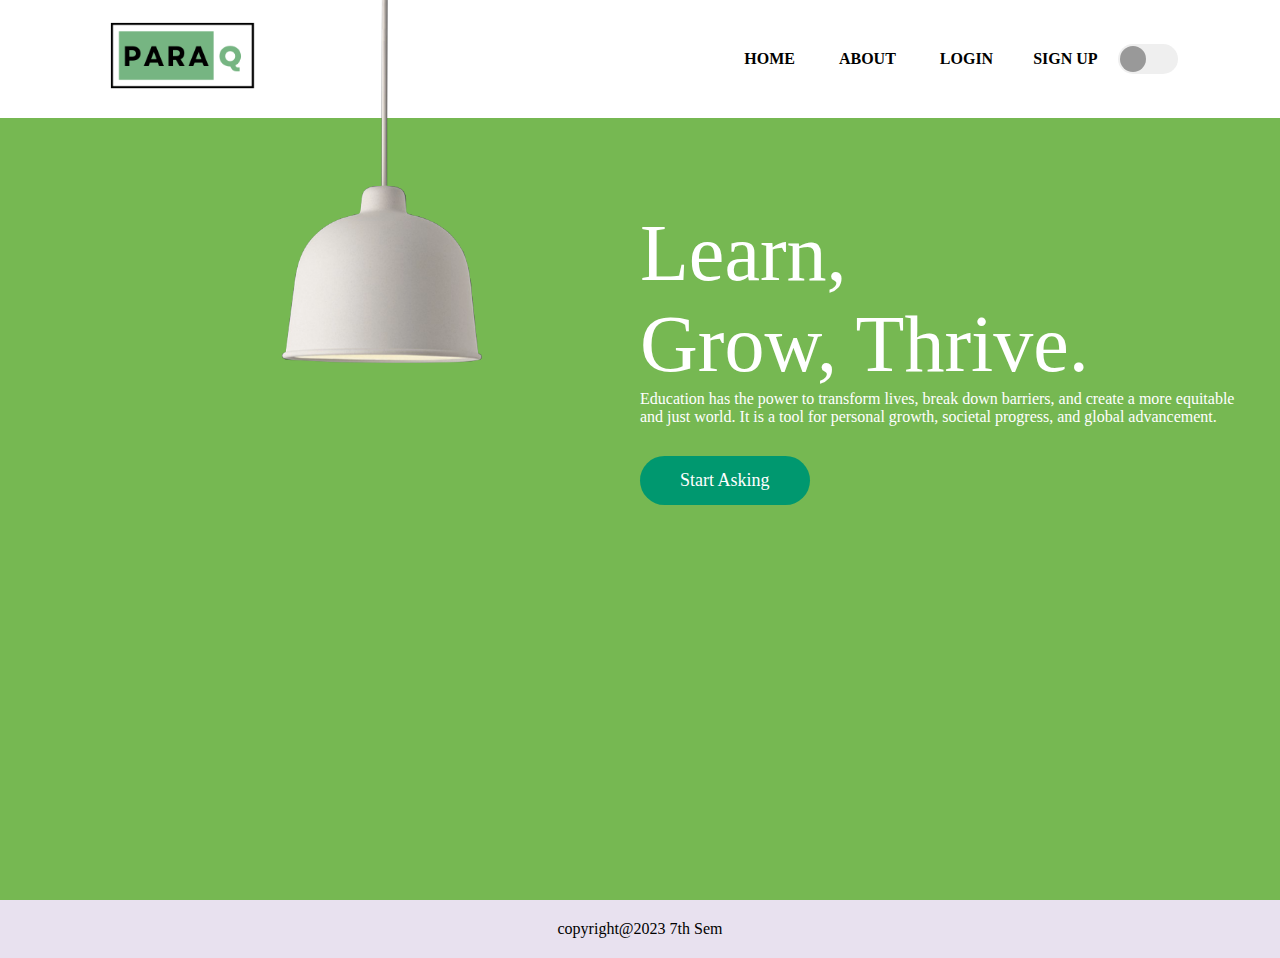
<file: kathak-frontend/index.html>
<!DOCTYPE html>
<html lang="en">
  <head>
    <meta charset="UTF-8" />
    <meta http-equiv="X-UA-Compatible" content="IE=edge" />
    <meta name="viewport" content="width=device-width, initial-scale=1.0" />
    <title>Document</title>
    <link rel="stylesheet" href="style.css" />
  </head>
  <body>
    <div class="hero">
      <nav>
        <!-- <img src="images/menu.png" class="menu-img" /> -->
        <a href="index.html"><img src="images/Project logo.png" class="logo" /></a> 
        <ul id="nav-list">
          <li><a href="index.html"><b>HOME</b></a></li>
          <li><a href=""><b>ABOUT</b></a></li>
          <!-- <li><a href="ask.html"> <b>ASK</b></a></li>` -->
          <!-- <li><a href="login.html"><b>LOGIN</b></a></li>
           <li><a href="signup.html"><b>SIGN UP</b></a></li> -->
        </ul>
        <button type="button" onclick="toggleBtn()" id="btn">
          <span></span>
        </button>
      </nav>
      <div class="lamp-container">
        <img src="images/lamp.png" class="lamp" />
        <img src="images/light.png" class="light" id="light" />
      </div>
      <div class="text-container" id="text-container">
        <h1>
          Learn,<br />
          Grow, Thrive.
        </h1>
        <p>
          Education has the power to transform lives, break down barriers, and
          create a more equitable and just world. It is a tool for personal
          growth, societal progress, and global advancement.
        </p>
        <a href="ask.html">Start Asking</a>
        <!-- <div class="control">
          <p>04</p>
          <div class="line"><span></span></div>
          <p>05</p>
        </div> -->
      </div>
    </div>

    <script>
      var btn = document.getElementById("btn");
      var light = document.getElementById("light");
      
      (function() {
        var token = localStorage.getItem('token');
        var nav_list = document.getElementById("nav-list");

        var ask_page = '<li><a href="ask.html"> <b>ASK</b></a></li>';
        var logout_page = '<li><a href="login.html" onclick="logout()"> <b>LOGOUT</b></a></li>';
        var login_page = '<li><a href="login.html"><b>LOGIN</b></a></li>';
        var signup_page = '<li><a href="signup.html"><b>SIGN UP</b></a></li>';

        if (token) {
          nav_list.innerHTML += ask_page;
          nav_list.innerHTML += logout_page;
        } else {
          nav_list.innerHTML += login_page;
          nav_list.innerHTML += signup_page;
        }

        
      })();

      function logout() {
        localStorage.clear();
      }

      function toggleBtn() {
        btn.classList.toggle("active");
        light.classList.toggle("on");
      }
    </script>
    <footer>copyright@2023 7th Sem</footer>
  </body>
</html>
</file>
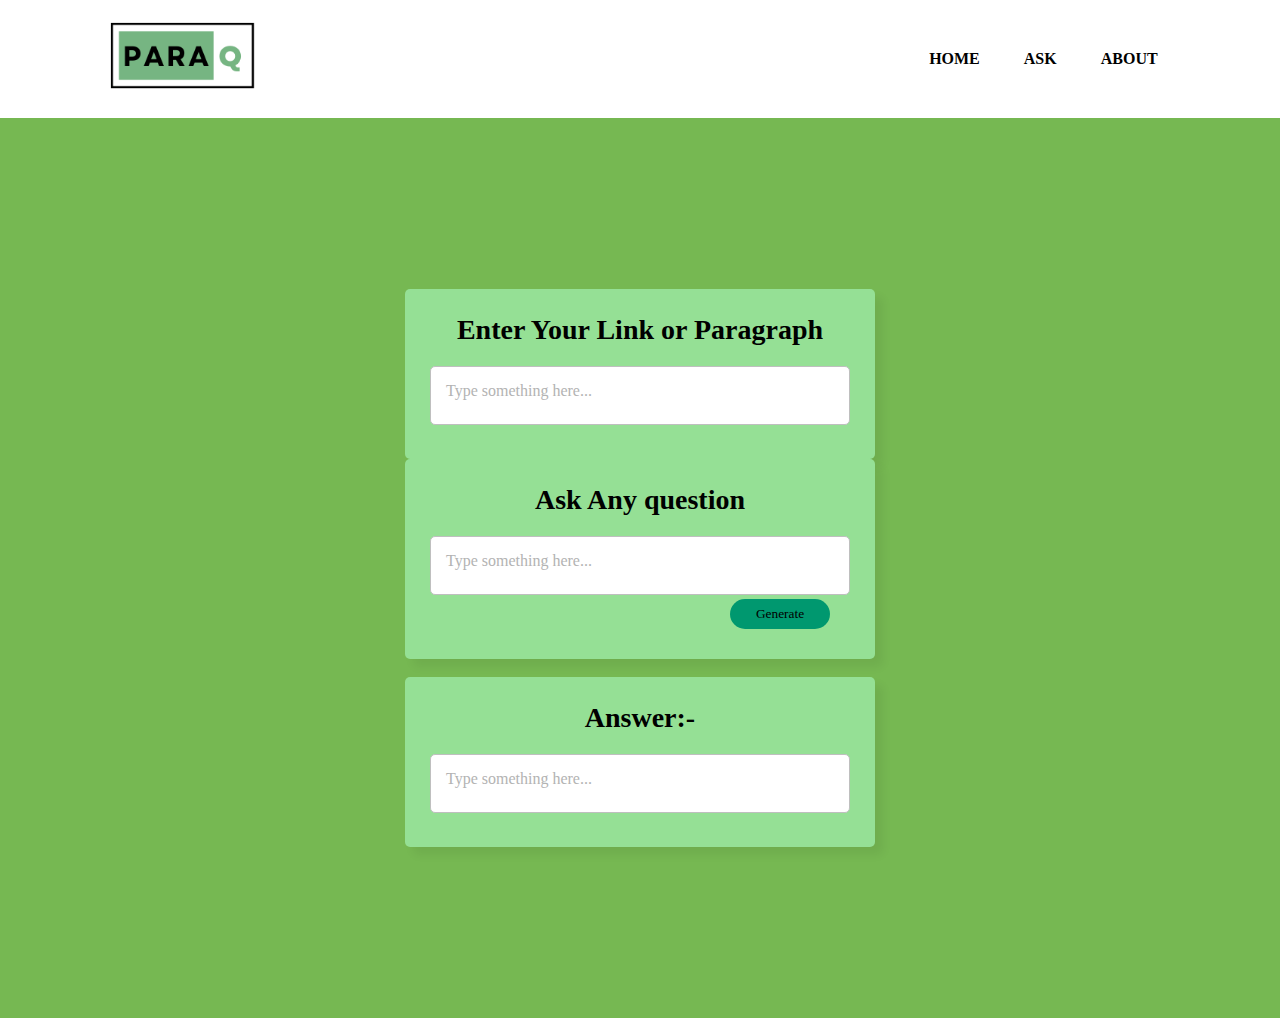
<file: kathak-frontend/ask.html>
<!DOCTYPE html>

<html lang="en" dir="ltr">
  <head>
    <meta charset="utf-8" />
    <title>Auto Resize Textarea in JavaScript | CodingNepal</title>
    <link rel="stylesheet" href="ask.css" />
    <link rel="stylesheet" href="style.css" />
    <meta name="viewport" content="width=device-width, initial-scale=1.0" />
  </head>
  <body>
    <nav>
      <a href="index.html"
        ><img src="images/Project logo.png" class="logo"
      /></a>
      <ul>
        <li>
          <a href="index.html"><b>HOME</b></a>
        </li>
        <li>
          <a href="Ask.html"> <b>ASK</b></a>
        </li>
        <li>
          <a href=""><b>ABOUT</b></a>
        </li>
      </ul>
    </nav>
    <div class="container">
      <div class="wrapper">
        <h2>Enter Your Link or Paragraph</h2>
        <textarea
          id="content"
          spellcheck="false"
          placeholder="Type something here... "
          value="This is something"
          required
        ></textarea>
      </div>

      <div class="wrapper">
        <h2>Ask Any question</h2>
        <textarea
          id="question"
          spellcheck="false"
          placeholder="Type something here..."
          value="What is it?"
          required
        ></textarea>
        <button id="gen" onclick="askQuestion()">Generate</button>
      </div>

      <br />
      <div class="wrapper">
        <h2>Answer:-</h2>
        <textarea
          id="answer"
          spellcheck="false"
          placeholder="Type something here..."
          required
        ></textarea>
      </div>
    </div>

    <script>
      const textarea = document.querySelector("textarea");
      textarea.addEventListener("keyup", (e) => {
        textarea.style.height = "63px";
        let scHeight = e.target.scrollHeight;
        textarea.style.height = `${scHeight}px`;
      });

      async function askQuestion() {
        console.log("iam here");
        var text = document.getElementById("content").value;
        var question = document.getElementById("question").value;
        http_data = JSON.stringify({ text: text, question: question });

        console.log(http_data);
        var answer = "";
        fetch("http://127.0.0.1:5000/question_answer", {
          method: "POST",
          body: http_data,
        })
          .then((response) => response.text())
          .then((result) => {
            console.log("Success:", result);
            document.getElementById("answer").value = result;
          })
          .catch((error) => {
            console.error("Error:", error);
          });
      }
    </script>
  </body>
</html>
</file>
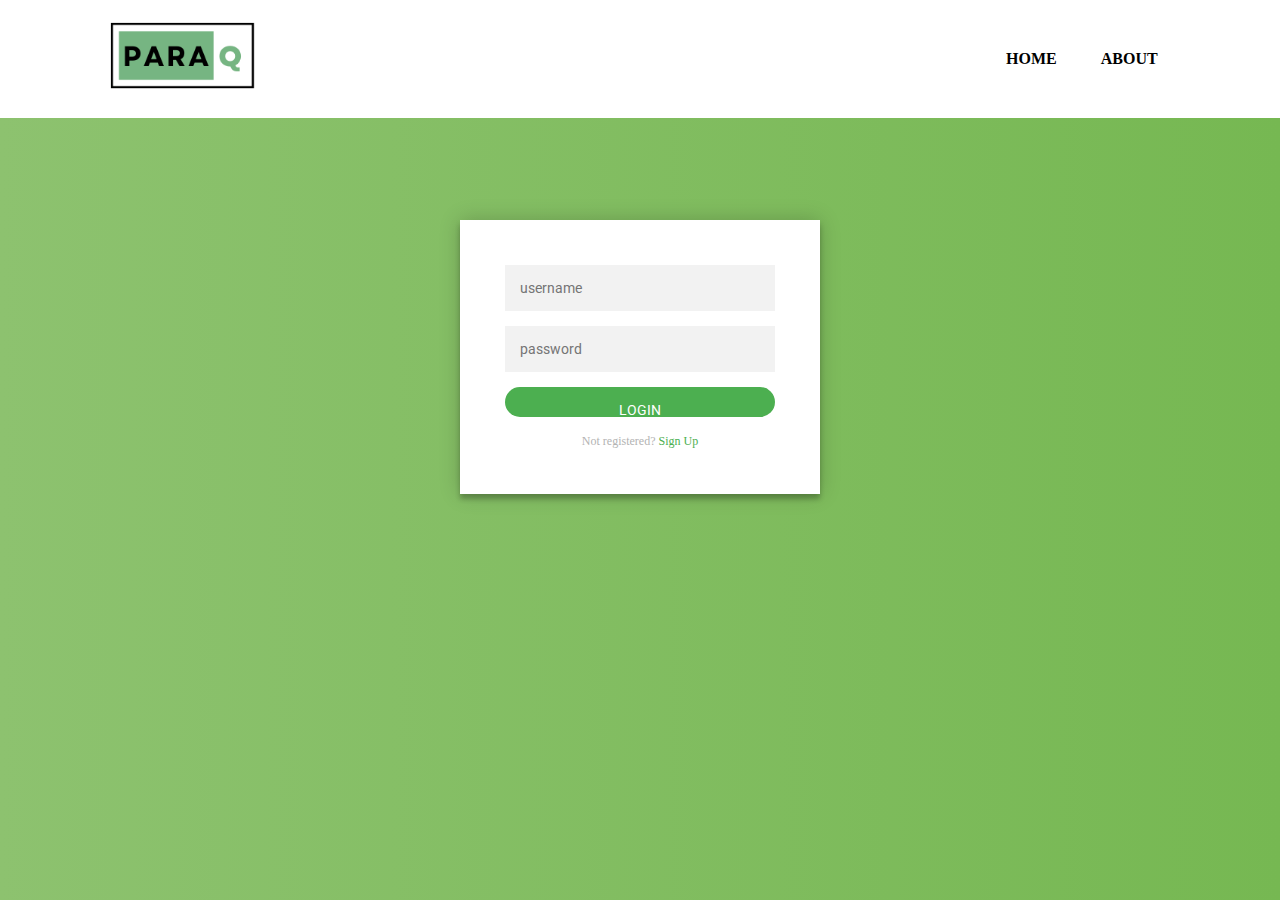
<file: kathak-frontend/Login.html>
<!DOCTYPE html>
<html lang="en" >
<head>
  <meta charset="UTF-8">
  <title>Modern Flat Design Login Form Example</title>
  <style>
    @import url(https://fonts.googleapis.com/css?family=Roboto:300);

.login-page {
  width: 360px;
  padding: 8% 0 0;
  margin: auto;
}
.form {
  position: relative;
  z-index: 1;
  background: #FFFFFF;
  max-width: 360px;
  margin: 0 auto 100px;
  padding: 45px;
  text-align: center;
  box-shadow: 0 0 20px 0 rgba(0, 0, 0, 0.2), 0 5px 5px 0 rgba(0, 0, 0, 0.24);
}
.form input {
  font-family: "Roboto", sans-serif;
  outline: 0;
  background: #f2f2f2;
  width: 100%;
  border: 0;
  margin: 0 0 15px;
  padding: 15px;
  box-sizing: border-box;
  font-size: 14px;
}
.form button {
  font-family: "Roboto", sans-serif;
  text-transform: uppercase;
  outline: 0;
  background: #4CAF50;
  width: 100%;
  border: 0;
  padding: 15px;
  color: #FFFFFF;
  font-size: 14px;
  -webkit-transition: all 0.3 ease;
  transition: all 0.3 ease;
  cursor: pointer;
}
.form button:hover,.form button:active,.form button:focus {
  background: #43A047;
}
.form .message {
  margin: 15px 0 0;
  color: #b3b3b3;
  font-size: 12px;
}
.form .message a {
  color: #4CAF50;
  text-decoration: none;
}
.form .register-form {
  display: none;
}
.container {
  position: relative;
  z-index: 1;
  max-width: 300px;
  margin: 0 auto;
}
.container:before, .container:after {
  content: "";
  display: block;
  clear: both;
}
.container .info {
  margin: 50px auto;
  text-align: center;
}
.container .info h1 {
  margin: 0 0 15px;
  padding: 0;
  font-size: 36px;
  font-weight: 300;
  color: #1a1a1a;
}
.container .info span {
  color: #4d4d4d;
  font-size: 12px;
}
.container .info span a {
  color: #000000;
  text-decoration: none;
} 
.container .info span .fa {
  color: #EF3B3A;
}
body {
  background: #76b852; /* fallback for old browsers */
  background: -webkit-linear-gradient(right, #76b852, #8DC26F);
  background: -moz-linear-gradient(right, #76b852, #8DC26F);
  background: -o-linear-gradient(right, #76b852, #8DC26F);
  background: linear-gradient(to left, #76b852, #8DC26F);
  font-family: "Roboto", sans-serif;
  -webkit-font-smoothing: antialiased;
  -moz-osx-font-smoothing: grayscale;      
}
  </style>
  <link rel="stylesheet" href="./style.css">

</head>
<body>
    <nav>
        
        <a href="index.html"><img src="images/Project logo.png" class="logo" /></a> 
        <ul id="nav-lists">
          <li><a href="index.html"><b>HOME</b></a></li>
          <li><a href=""><b>ABOUT</b></a></li>
          <!-- <li><a href="Ask.html"> <b>ASK</b></a></li> -->
        </ul>
        
      </nav>
<div class="login-page">
  <div class="form">
    <form class="register-form">
      <input type="text" placeholder="name"/>
      <input type="password" placeholder="password"/>
      <input type="text" placeholder="email address"/>
      <button>create</button>
      <p class="message">Already registered? <a href="#">Sign In</a></p>
    </form>
    <form class="login-form">
      <input type="text" placeholder="username" id="username"/>
      <input type="password" placeholder="password" id="password"/>
      <button onclick="loginUser()">login</button>
      <p class="message">Not registered? <a href="signup.html">Sign Up</a></p>
    </form>
  </div>
</div>
<!-- partial -->
 <script>
    $('.message a').click(function(){
   $('form').animate({height: "toggle", opacity: "toggle"}, "slow");
});
 </script>
  <script>
    // const textarea = document.querySelector("textarea");
    // textarea.addEventListener("keyup", (e) => {
    //   textarea.style.height = "63px";
    //   let scHeight = e.target.scrollHeight;
    //   textarea.style.height = `${scHeight}px`;
    // });

    async function loginUser() {
      event.preventDefault();
      form = document.getElementsByClassName("login-form");
      var username = document.getElementById("username").value;
      var password = document.getElementById("password").value;
      http_data = JSON.stringify({ username: username, password: password });

      console.log(http_data);
      var answer = "";
      fetch("http://127.0.0.1:5000/login", {
        method: "POST",
        body: http_data,
      })
      .then(response => {
        if (response.ok) {
          // Store the received token in local storage
          return response.json();
        } else {
          // Display an error message if the login credentials are invalid
          throw new Error('Invalid username or password');
        }
      })
      .then(data => {
        
        localStorage.setItem('token', data.token);
        window.location.href = 'index.html';
      })
      .catch(error => {
          const messageContainer = document.createElement('div');
          messageContainer.classList.add('error');
          messageContainer.textContent = error.message;
          messageContainer.style.color = 'red';
          form.prepend(messageContainer);
      });
    }
  </script>
</body>
</html>
</file>
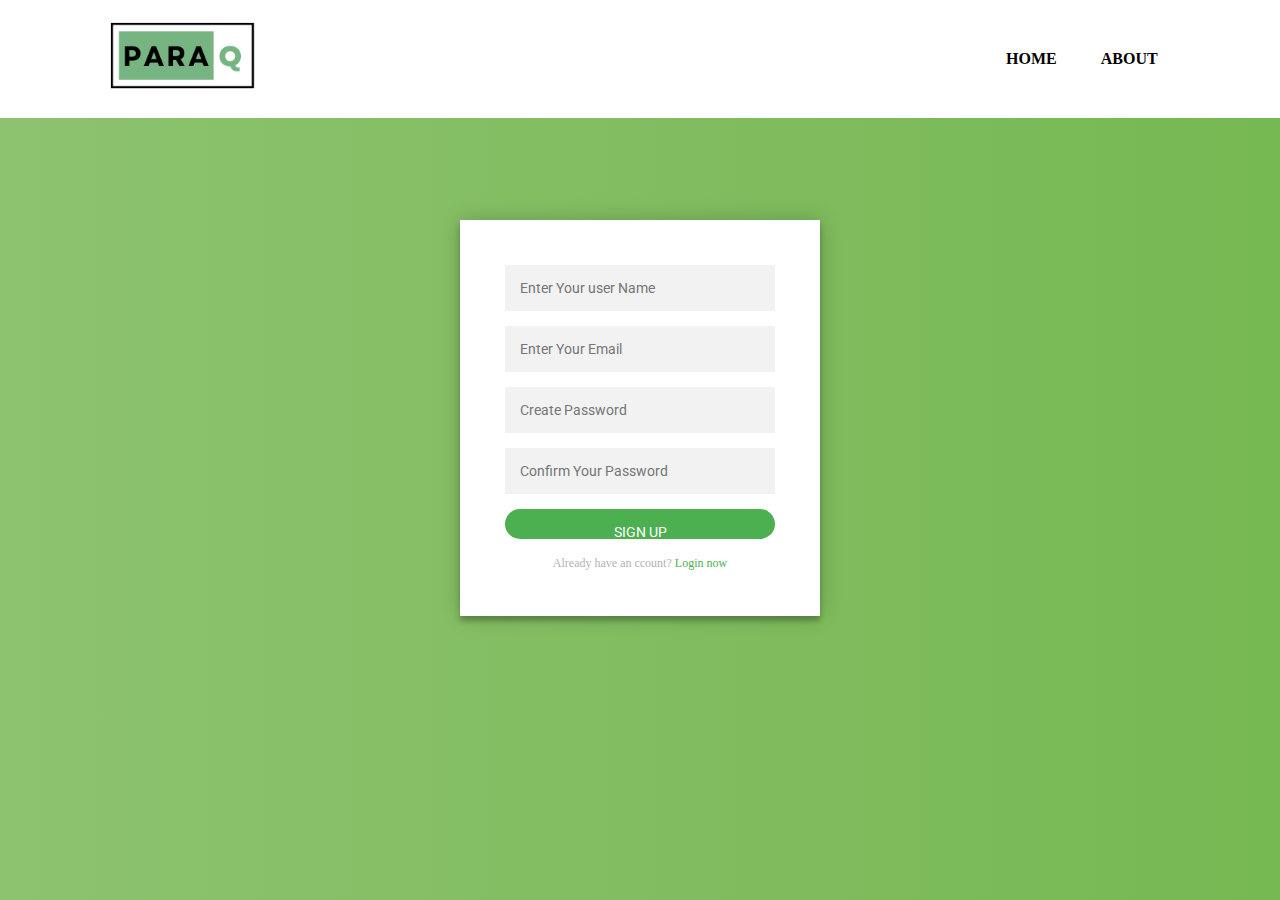
<file: kathak-frontend/signup.html>
<!DOCTYPE html>
<html lang="en" >
<head>
  <meta charset="UTF-8">
  <title>Modern Flat Design Login Form Example</title>
  <style>
    @import url(https://fonts.googleapis.com/css?family=Roboto:300);

.login-page {
  width: 360px;
  padding: 8% 0 0;
  margin: auto;
}
.form {
  position: relative;
  z-index: 1;
  background: #FFFFFF;
  max-width: 360px;
  margin: 0 auto 100px;
  padding: 45px;
  text-align: center;
  box-shadow: 0 0 20px 0 rgba(0, 0, 0, 0.2), 0 5px 5px 0 rgba(0, 0, 0, 0.24);
}
.form input {
  font-family: "Roboto", sans-serif;
  outline: 0;
  background: #f2f2f2;
  width: 100%;
  border: 0;
  margin: 0 0 15px;
  padding: 15px;
  box-sizing: border-box;
  font-size: 14px;
}
.form button {
  font-family: "Roboto", sans-serif;
  text-transform: uppercase;
  outline: 0;
  background: #4CAF50;
  width: 100%;
  border: 0;
  padding: 15px;
  color: #FFFFFF;
  font-size: 14px;
  -webkit-transition: all 0.3 ease;
  transition: all 0.3 ease;
  cursor: pointer;
}
.form button:hover,.form button:active,.form button:focus {
  background: #43A047;
}
.form .message {
  margin: 15px 0 0;
  color: #b3b3b3;
  font-size: 12px;
}
.form .message a {
  color: #4CAF50;
  text-decoration: none;
}
.form .register-form {
  display: none;
}
.container {
  position: relative;
  z-index: 1;
  max-width: 300px;
  margin: 0 auto;
}
.container:before, .container:after {
  content: "";
  display: block;
  clear: both;
}
.container .info {
  margin: 50px auto;
  text-align: center;
}
.container .info h1 {
  margin: 0 0 15px;
  padding: 0;
  font-size: 36px;
  font-weight: 300;
  color: #1a1a1a;
}
.container .info span {
  color: #4d4d4d;
  font-size: 12px;
}
.container .info span a {
  color: #000000;
  text-decoration: none;
} 
.container .info span .fa {
  color: #EF3B3A;
}
body {
  background: #76b852; /* fallback for old browsers */
  background: -webkit-linear-gradient(right, #76b852, #8DC26F);
  background: -moz-linear-gradient(right, #76b852, #8DC26F);
  background: -o-linear-gradient(right, #76b852, #8DC26F);
  background: linear-gradient(to left, #76b852, #8DC26F);
  font-family: "Roboto", sans-serif;
  -webkit-font-smoothing: antialiased;
  -moz-osx-font-smoothing: grayscale;      
}
  </style>
  <link rel="stylesheet" href="./style.css">

</head>
<body>
    <nav>
        
        <a href="index.html"><img src="images/Project logo.png" class="logo" /></a> 
        <ul>
          <li><a href="index.html"><b>HOME</b></a></li>
          <!-- <li><a href="Ask.html"> <b>ASK</b></a></li> -->
          <li><a href=""><b>ABOUT</b></a></li>
        </ul>
        
      </nav>
<div class="login-page">
  <div class="form">
    <form class="register-form">
      <input type="text" placeholder="name"/>
      <input type="password" placeholder="password"/>
      <input type="text" placeholder="email address"/>
      <button>create</button>
      <p class="message">Already registered? <a href="#">Sign In</a></p>
    </form>
    <form class="login-form">

      <input type="text" placeholder="Enter Your user Name" id="username"/>
      <input type="email" placeholder="Enter Your Email" id="email"/>
      <input type="password" placeholder="Create Password" id="password"/>
      <input type="password" placeholder="Confirm Your Password"/>
      <button onclick="registerUser()">Sign Up</button>
      <p class="message">Already have an ccount? <a href="Login.html">Login now</a></p>
    </form>
  </div>
</div>
<!-- partial -->
 <script>
    $('.message a').click(function(){
   $('form').animate({height: "toggle", opacity: "toggle"}, "slow");
});
 </script>
<script>
  const textarea = document.querySelector("textarea");
  // textarea.addEventListener("keyup", (e) => {
  //   textarea.style.height = "63px";
  //   let scHeight = e.target.scrollHeight;
  //   textarea.style.height = `${scHeight}px`;
  // });

  async function registerUser() {
    event.preventDefault();
    form = document.getElementsByClassName("login-form");
    var email = document.getElementById("email").value;
    var username = document.getElementById("username").value;
    var password = document.getElementById("password").value;
    http_data = JSON.stringify({email:email, username: username, password: password });

    console.log(http_data);
    var answer = "";
    fetch("http://127.0.0.1:5000/register", {
      method: "POST",
      body: http_data,
    })
    .then(response => {
      if (response.ok) {
        // Store the received token in local storage
        return response.json();
      } else {
        // Display an error message if the login credentials are invalid
        throw new Error('Username or email already exists');
      }
    })
    .then(data => {
      // localStorage.setItem('token', data.token);
      window.location.href = 'login.html';
    })
    .catch(error => {
        const messageContainer = document.createElement('div');
        messageContainer.classList.add('error');
        messageContainer.textContent = error.message;
        messageContainer.style.color = 'red';
        form.prepend(messageContainer);
    });
  }
</script>
</body>
</html
</file>
<file: kathak-frontend/style.css>
*{
    margin: 0;
    padding: 0;
    font-family: 'Times New Roman', Times, serif;
    box-sizing: border-box;
}
.hero{
    background: #76b852;
    min-height: 100vh;
    width: 100%;
    color: #fff;
    position: relative;
}
nav{
    display: flex;
    align-items: center;
    padding: 20px 8%;
    background: white;

}
nav .menu-img{
    width: 25px;
    margin-right: 20px;
    cursor: pointer;
}
nav .logo{
    width: 160px;
    cursor: pointer;
}
nav ul{
    flex: 1;
    text-align: right;

}
nav ul li{
    display: inline-block;
    list-style: none;
    margin: 0 20px;
}
nav ul li a{
    text-decoration: none; /* This line of code will help us to remove the underline from the nav bar items.i.e. latest, modern.. haru bata underline hataune kam garxa. */
color: black;
}
button{
    background: #efefef;
    height: 30px;
    width: 60px;
    border-radius: 20px;
    border: 0;
    outline: 0;
    cursor: pointer;
    transition: background 0.5s;
}
button span{
    display: block ;
    background: #999;
    height: 26px;
    width: 26px;
    border-radius: 50%;
    margin-left: 2px ;
    transition: background 0.5s, margin-left 0.5s;

}
.lamp-container{
    position: absolute;
    top: -20px;
    left: 22%;
    width: 200px;
}
 .lamp{
    width: 100%;
}
.light{
    position: absolute;
    top: 97%;
    left: 50%;
    transform: translate(-50%);
    width: 700px;
    margin-left: -10px;
    opacity: 0; /*This code will help to decrease the brightness of light */
    transition: opacity 0.5s;
}
.text-container{
    max-width: 600px;
    margin-top: 7%;
    margin-left: 50%;
    
}
.text-container h1{
    font-size: 80px;
    font-weight: 400;
}
.text-container a{
    text-decoration: none;
    background: #00986f;
    padding: 14px 40px;
    display: inline-block;
    color: #fff;
    font-size: 18px;
    margin-top: 30px;
    border-radius: 30px;
}
.control{
    display: flex;
    align-items: center;
    justify-content: flex-end;
    margin-top: 150px;
}
.control .line{
    width: 250px;
    height: 4px;
    background: #fff;
    margin: 0 20px;
    border-radius: 2px;
}
.control .line span{
    width: 50%;
    height: 8px;
    margin-top: -2px;
    border-radius: 4px;
    background: #00986f;
    display: block;
}
.active{
    background: green;
}
.active span{
    background: #fff;
    margin-left: 31px;

}
.on{
    opacity: 1;
}
footer{
    text-align: center;
    background-color: #E8E1EF;
    padding: 20px 8%;
}
</file>
<file: kathak-frontend/ask.css>
/* Import Google font - Poppins */
@import url('https://fonts.googleapis.com/css2?family=Poppins:wght@400;500;600&display=swap');

.container{
  display: flex;
  align-items: center;
  flex-direction: column ;
  justify-content: center;
  min-height: 100vh;
  background: #76b852;
}
::selection{
  color: #fff;
  background: #4671EA;
}
.wrapper{
  width: 470px;
  background: rgb(149, 224, 149);
  border-radius: 5px;
  padding: 25px 25px 30px;
  box-shadow: 8px 8px 10px rgba(0,0,0,0.06);
}
.wrapper h2{
  color: black;
  font-size: 28px;
  text-align: center;
}
.wrapper textarea{
  width: 100%;
  resize: none;
  height: 59px;
  outline: none;
  padding: 15px;
  font-size: 16px;
  margin-top: 20px;
  border-radius: 5px;
  max-height: 330px;
  caret-color: #4671EA;
  border: 1px solid #bfbfbf;
}
textarea::placeholder{
  color: #b3b3b3;
}
textarea:is(:focus, :valid){
  padding: 14px;
  border: 2px solid #4671EA;
}
textarea::-webkit-scrollbar{
  width: 0px;
}

.wrapper button {
  margin-left : 300px;
}
#gen{
  border-radius: 20px;
  background: #00986f;
  width: 100px;
}
</file>
